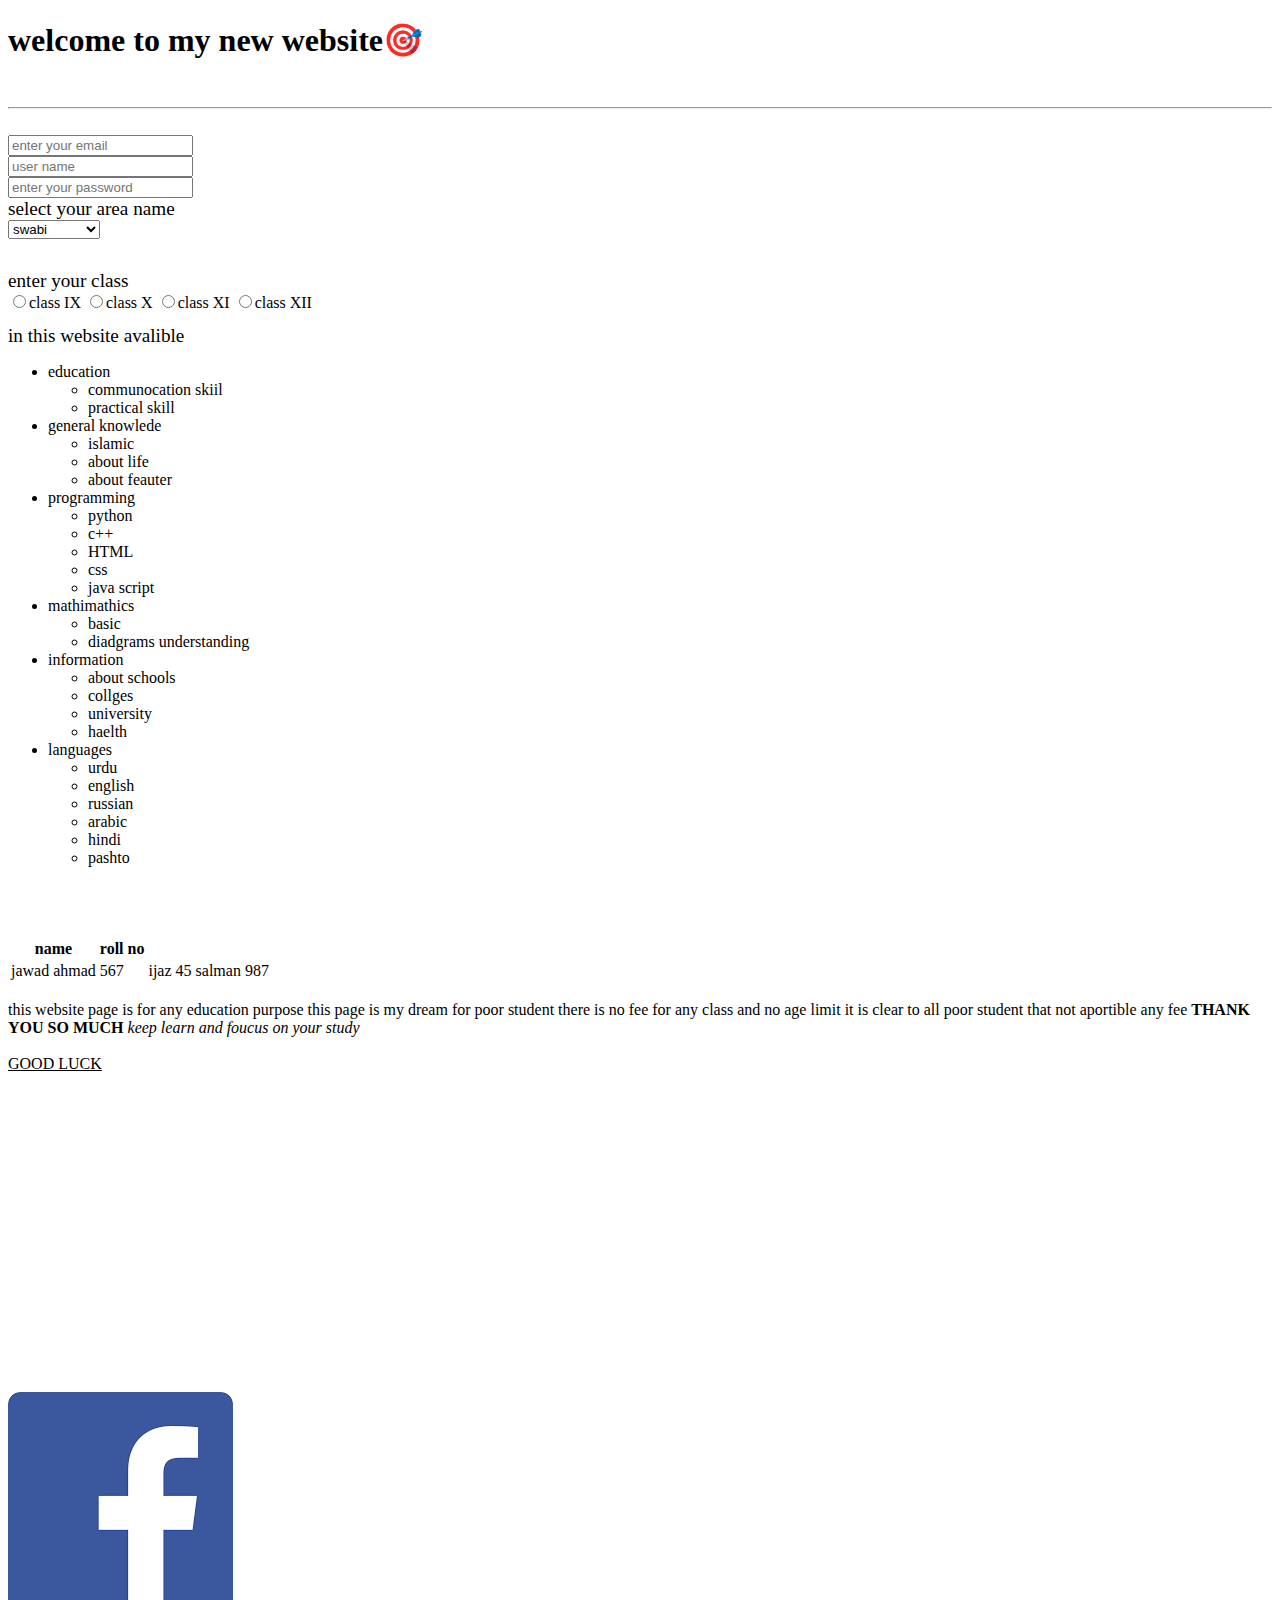
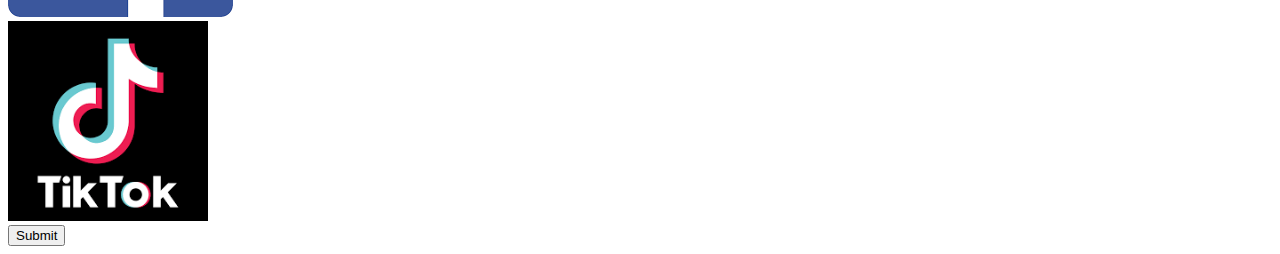
<file: html website/index.html>
<!DOCTYPE html>
<html lang="en">
<head>
    <meta charset="UTF-8">
    <meta name="viewport" content="width=device-width, initial-scale=1.0">
    <title>jawad website</title>
</head>
<body>
    <h1>welcome to my new website🎯</h1>
    <br>
    <hr>
    
    <form action="salman.php">
        <br>
        <input type="text" placeholder="enter your email" name="" id="">
        <br>
        <input type="text" placeholder="user name" name="" id="">
        <br>
        <input type="password" placeholder="enter your password" name="" id="">
        <br
    <pre></pre>
    <big>select your area name</big>
    <br>
    <select name="vallige" id="101">
        <option value="swabi">swabi</option>
        <option value="chinglai">chinglai</option>
        <option value="Ghorgoshto">Ghorgoshto</option>
        <option value="Dagai">Dagai</option>
        <option value="dagar">Dagar</option>
        <option value="Dhandhar">Dhandhar</option>
        <option value="mashol">Mashol</option>
        <option value="kas">kas</option>
    </select>
    <pre></pre>
     <br>
     <big>enter your class</big>
     <br
     <label for="101">
    <input type="radio" value="class IX" name="class" id="101">class IX
    </label>
    <label for="102"> 
    <input type="radio" value="class X" name="class" id="102">class X
    </label>
    <label for="103"> 
    <input type="radio" value="class XI" name="class" id="103">class XI
    </label>
    <label for="104"> 
    <input type="radio" value="class XII" name="class" id="104">class XII
    </label>
    <br>
    <pre></pre>
    <big>in this website avalible </big>
    <br>
    <ul>
        <li>education</li>
        <ul>
            <li>communocation skiil</li>
            <li>practical skill</li>

        </ul>
        <li>general knowlede</li>
        <ul>
            <li>islamic</li>
            <li>about life</li>
            <li>about feauter</li>
        </ul>
        <li>programming</li>
        <ul>
            <li>python</li>
            <li>c++</li>
            <li>HTML</li>
            <li>css</li>
            <li>java script</li>
        </ul>
        <li>mathimathics</li>
        <ul>
            <li>basic</li>
            <li>diadgrams understanding</li>
        </ul>
        <li>information</li>
        <ul>
            <li>about schools</li>
            <li>collges</li>
            <li>university</li>
            <li>haelth</li>

        </ul>
        <li>languages</li>
        <ul>
            <li>urdu</li>
            <li>english</li>
            <li>russian</li>
            <li>arabic</li>
            <li>hindi</li>
            <li>pashto</li>
        </ul>
    </ul> 
    <br>
    <table>
        <tr>
            <th>name</th>
            <th>roll no</th>
        </tr>
        <tr>
            <td>jawad ahmad</td>
            <td>567</td>
            <br>
            <td>ijaz </td>
            <td>45</td>
            <br>
            <td>salman</td>
            <td>987</td>
        </tr>
    </table>
    <br>
    <article>this website page is for any education purpose this page is my dream for poor student there is no fee for any class  and no age limit it is clear to all poor student that not aportible any fee <b>THANK YOU SO MUCH</b> <I>keep learn and foucus on your study</I></article>
    <br>
    <u>GOOD LUCK</u>
    <br>
    <iframe width="560" height="315" src="https://www.youtube.com/embed/CG7I0Xl8Zbw?si=2sLTpgrEYgppgTD6" title="YouTube video player" frameborder="0" allow="accelerometer; autoplay; clipboard-write; encrypted-media; gyroscope; picture-in-picture; web-share" referrerpolicy="strict-origin-when-cross-origin" allowfullscreen></iframe>
    <br>
    
    <a href="https://www.facebook.com/share/15r8AuY7hx/" target="-main"><img src="[data-uri]" alt="" srcset=""></a>
     <br>
     <a href="https://www.tiktok.com/@jawad9396?_t=ZS-8x9yXSfjPyp&_r=1" ><img src="[data-uri]" alt=" " height="200"></a>
     <br>
     <input type="submit" name="submit" id="">
     </form>
</body>
</html>
</file>
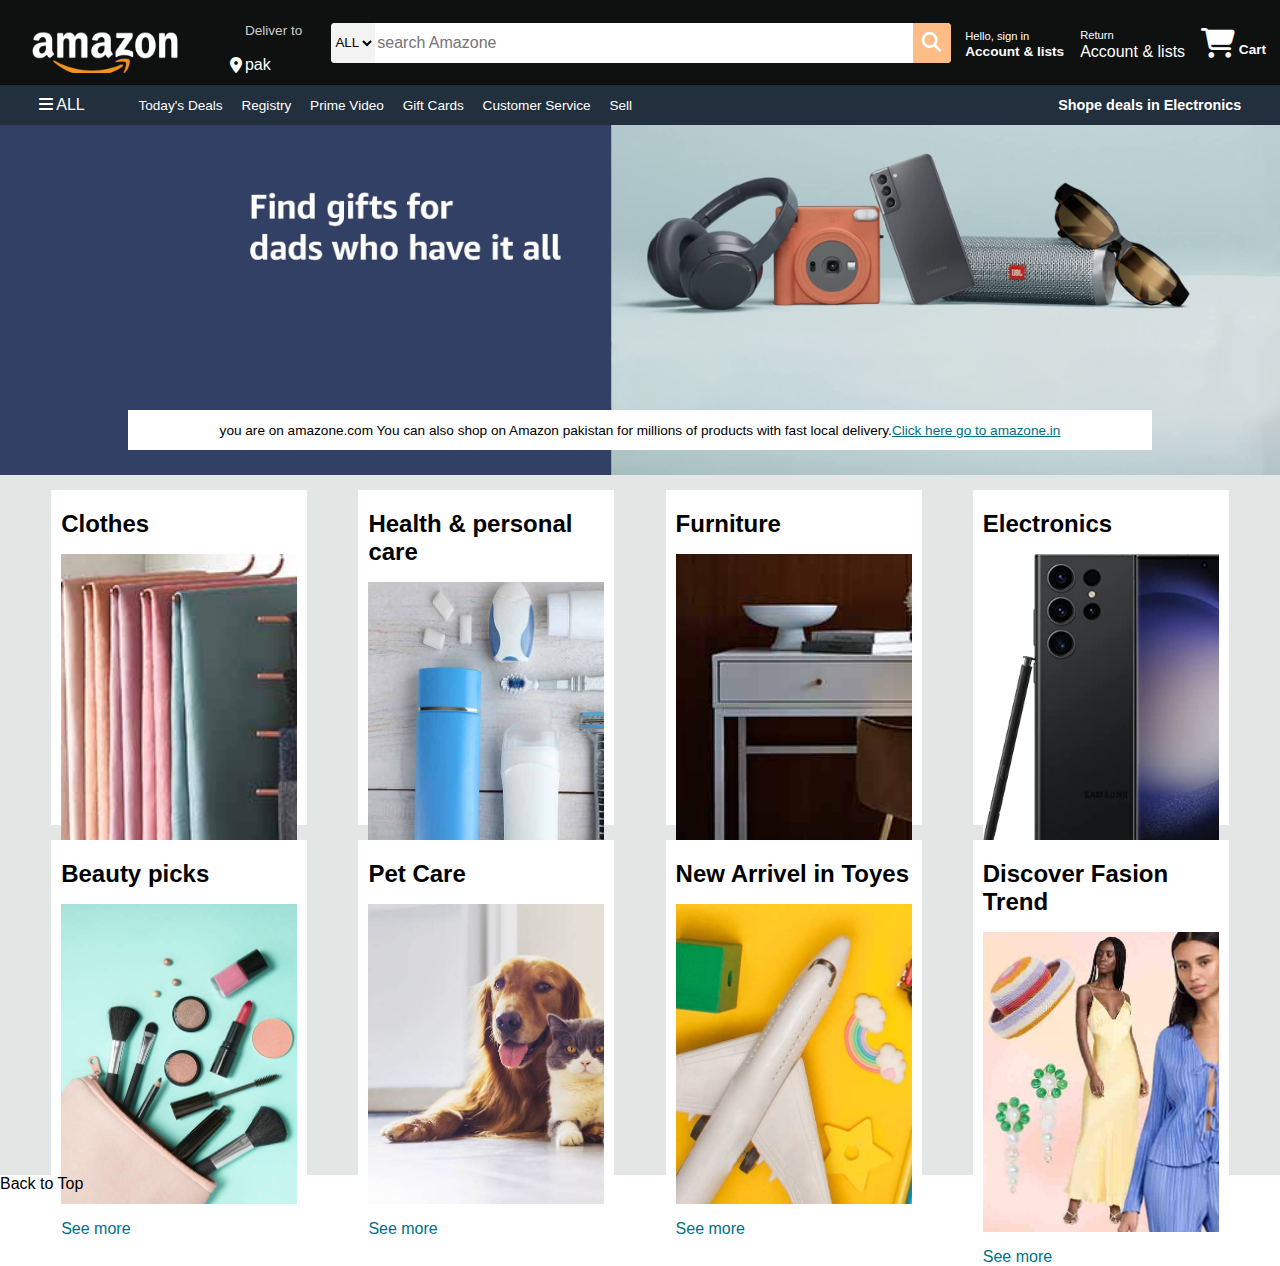
<file: Amazon website/CSS project/index.html>
<!DOCTYPE html>
<html lang="en">
<head>
    <meta charset="UTF-8">
    <meta name="viewport" content="width=device-width, initial-scale=1.0">
    <title>amazone</title>
    <link rel="stylesheet" href="https://cdnjs.cloudflare.com/ajax/libs/font-awesome/6.7.2/css/all.min.css" integrity="sha512-Evv84Mr4kqVGRNSgIGL/F/aIDqQb7xQ2vcrdIwxfjThSH8CSR7PBEakCr51Ck+w+/U6swU2Im1vVX0SVk9ABhg==" crossorigin="anonymous" referrerpolicy="no-referrer" />
    <link rel="stylesheet" href="style.css">
</head>
<body>
   <header>
    <div class="nav-bar">
        <div class="nav-logo border">
        <div class="logo"></div>
        </div>
        <div class="nav-address border">
            <p class="add-first">Deliver to</p>
            <div class="add-icon">
                <i class="fa-solid fa-location-dot"></i>
                <p class="add-second">pak</p>
            </div>
        </div>
        <div class="nav-search">
            <select class="search-select">
                <option>ALL</option>
            </select>
            <input type="text" placeholder="search Amazone" class="search-input">
            <div class="search-icon"> 
            <i class="fa-solid fa-magnifying-glass"></i>
            </div>
        </div>
         <div class="nav-singin border">
    <p><span>Hello, sign in</span></p>
    <p class="nav-second">Account & lists</p>
    </div>
    <div class="nav-return border">
    <p><span>Return</span></p>
    <p class="& Order">Account & lists</p>
    </div>
    <div class="nav-cart border">
        <i class="fa-solid fa-cart-shopping"></i>
        Cart
    </div>
    </div>
    <div class="panel">
        <div class="panel-all">
        <i class="fa-solid fa-bars"></i>
            ALL
        </div>
        <div class="panel-ops">
            <p>Today's Deals</p>
          <p>Registry</p>
            <p>Prime Video</p>
            <p>Gift Cards</p>
             <p>Customer Service</p>
             <p>Sell</p>
        </div>
        <div class="panel-deals">
            <p>Shope deals in Electronics</p>
        </div>
    </div>
     
   </header>
   <div class="hero-section">
    <div class="hero-msg">
        you are on amazone.com You can also shop on Amazon pakistan for millions of products with fast local delivery. <a href=""> Click here go to amazone.in</a></div>
   </div>

   <div class="shop-section">
    <div class="  box">
       <div class="box-content">
          <h2>Clothes</h2>
        <div class="box-img" style="background-image: url(AmazonClone-main/box1_image.jpg);"></div>
            <p>See more</p>
    </div>
       </div>
    <div class=" box">
        <div class="box-content">
          <h2>Health & personal care</h2>
        <div class="box-img" style="background-image: url(AmazonClone-main/box2_image.jpg);"></div>
            <p>See more</p>
    </div>
    </div>
    <div class=" box">
        <div class="box-content">
          <h2> Furniture</h2>
        <div class="box-img" style="background-image: url(AmazonClone-main/box3_image.jpg);"></div>
            <p>See more</p>
    </div>
    </div>
    <div class="box">
        <div class="box-content">
          <h2> Electronics</h2>
        <div class="box-img" style="background-image: url(AmazonClone-main/box4_image.jpg);"></div>
            <p>See more</p>
    </div>
    </div>
   </div>
   <div class="shop-section">
    <div class="  box">
       <div class="box-content">
          <h2>Beauty picks</h2>
        <div class="box-img" style="background-image: url(AmazonClone-main/box5_image.jpg);"></div>
            <p>See more</p>
    </div>
       </div>
    <div class="  box">
        <div class="box-content">
          <h2> Pet Care</h2>
        <div class="box-img" style="background-image: url(AmazonClone-main/box6_image.jpg);"></div>
            <p>See more</p>
    </div>
    </div>
    <div class="box">
        <div class="box-content">
          <h2>New Arrivel in Toyes</h2>
        <div class="box-img" style="background-image: url(AmazonClone-main/box7_image.jpg);"></div>
            <p>See more</p>
    </div>
    </div>
    <div class="box">
        <div class="box-content">
          <h2>Discover Fasion Trend</h2>
        <div class="box-img" style="background-image: url(AmazonClone-main/box8_image.jpg);"></div>
            <p>See more</p>
    </div>
    </div>
   </div>

   
   
 

   <footer>
    <div class="foot-panel1">
        Back to Top
    </div>
   </footer>
</body>
</html>
</file>
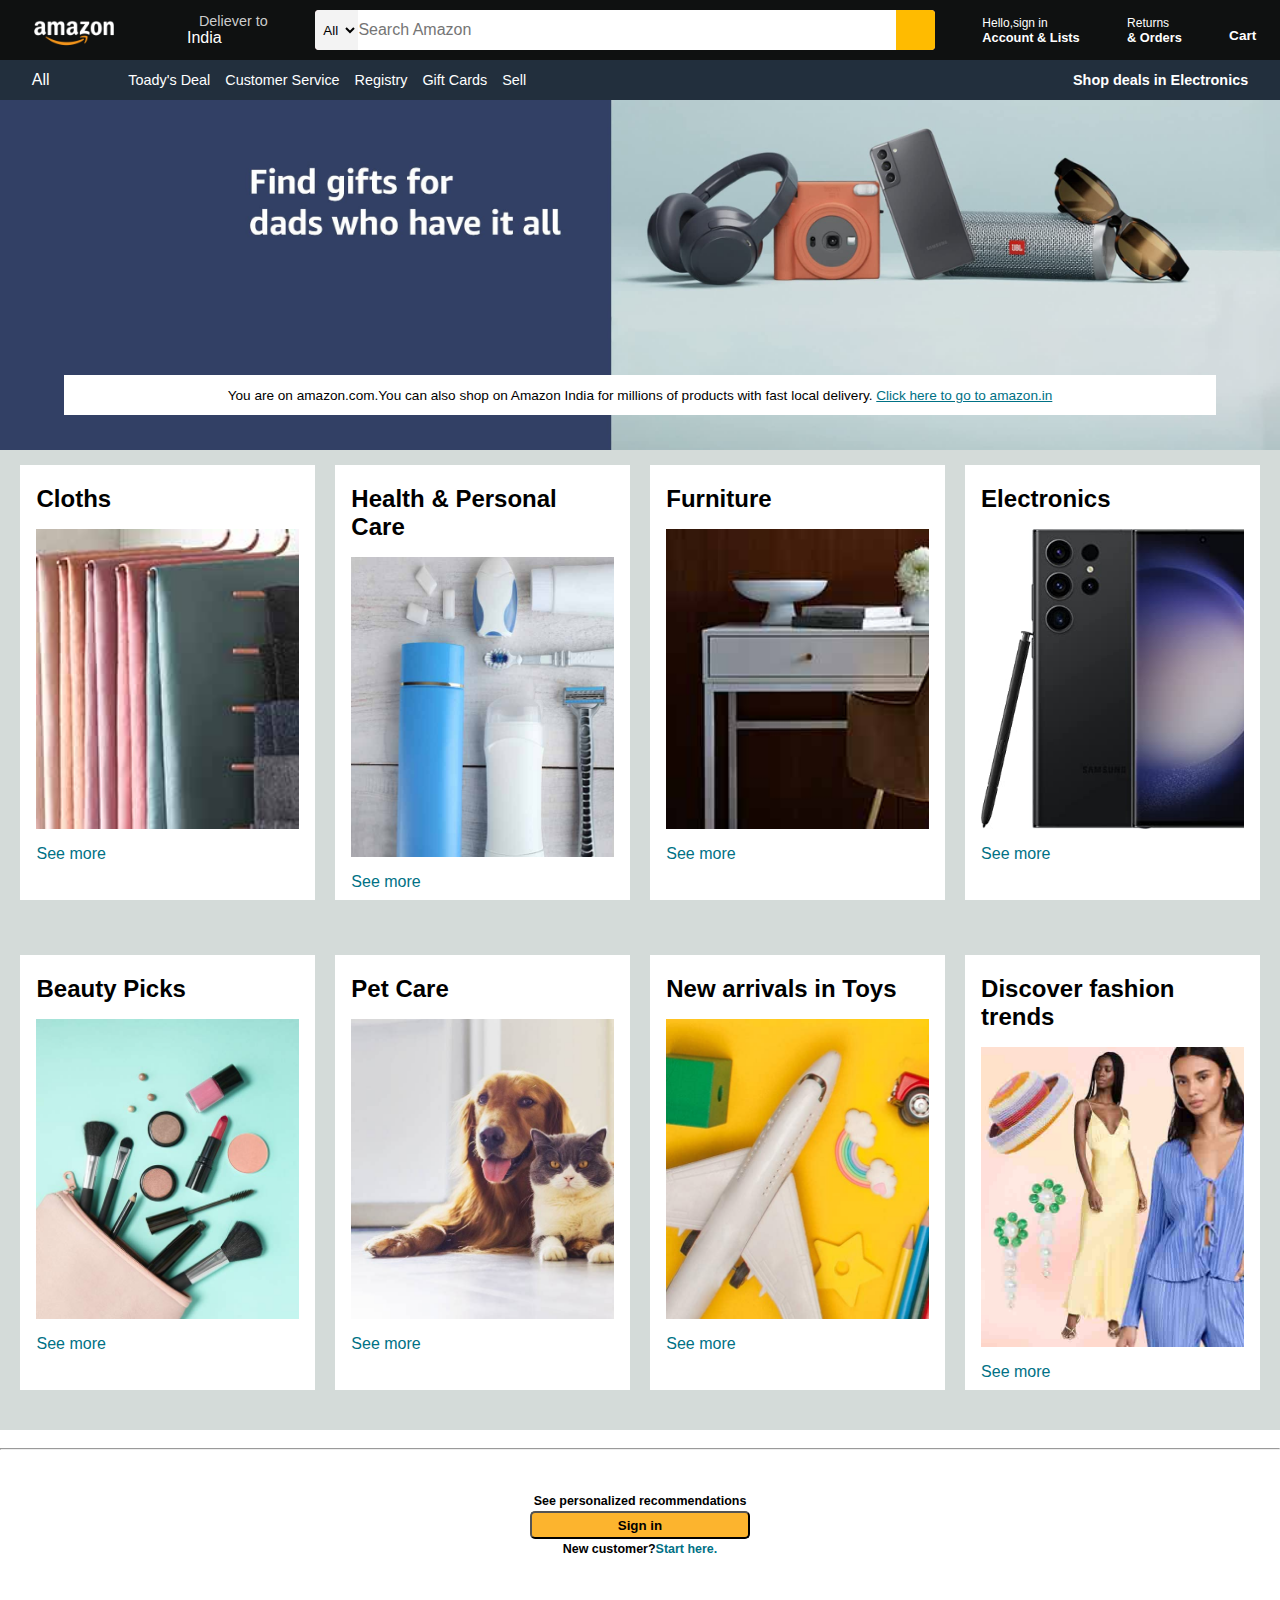
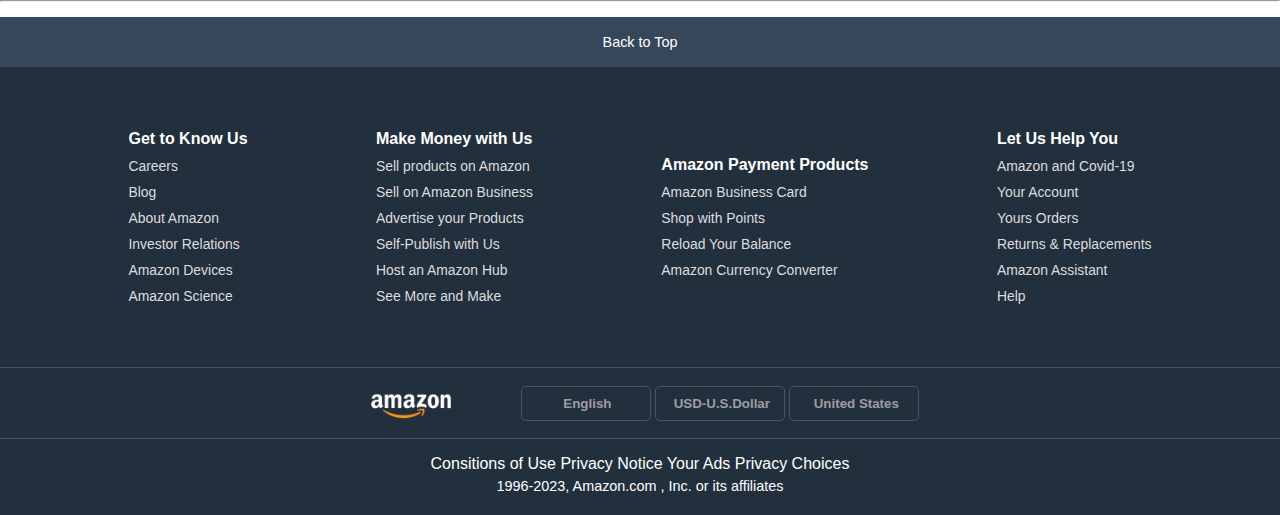
<file: Amazon website/CSS project/AmazonClone-main/amazon.html>
<!DOCTYPE html>
<html lang="en">
<head>
    <meta charset="UTF-8">
    <meta name="viewport" content="width=device-width, initial-scale=1.0">
    <title>AmazonClone</title>
    <link rel="stylesheet" href="https://cdnjs.cloudflare.com/ajax/libs/font-awesome/6.4.0/css/all.min.css" integrity="sha512-iecdLmaskl7CVkqkXNQ/ZH/XLlvWZOJyj7Yy7tcenmpD1ypASozpmT/E0iPtmFIB46ZmdtAc9eNBvH0H/ZpiBw==" crossorigin="anonymous" referrerpolicy="no-referrer" />
    <link rel="stylesheet" href="amazon.css">
</head>
<body>
    <header>
    <div class="navbar">
        <div class="nav-logo">
            <div class="logo"></div>
        </div>

        <div class="nav-address">
            <p class="add-first">Deliever to</p>
            <div class="add-icon">
                <i class="fa-solid fa-location-dot"></i>
                <p class="add-second">India</p>
            </div>
        </div>

        <div class="nav-search">
            <select class="search-select">
                <option>All</option>
            </select>
            <input placeholder="Search Amazon"class="search-input">
            <div class="search-icon">
                <i class="fa-solid fa-magnifying-glass"></i>
            </div>
        </div>

        <div class="nav-signin">
            <p class="nav-first">Hello,sign in</p>
            <p class="nav-second">Account & Lists</p>
        </div>

        <div class="nav-return">
            <p class="nav-first">Returns</p>
            <p class="nav-second">& Orders</p>
        </div>

        <div class="nav-cart">
            <i class="fa-solid fa-cart-shopping"></i>
            Cart
        </div>
    </div>

    <div class="panel">
        <div class="panel-all">
            <i class="fa-solid fa-bars"></i>
            All
        </div>
        <div class="panel-options">
            <p>Toady's Deal</p>
            <p>Customer Service</p>
            <p>Registry</p>
            <p>Gift Cards</p>
            <p>Sell</p>
        </div>
        <div class="panel-deals">
            Shop deals in Electronics
        </div>
    </div>
</header>

<div class="hero-section">
    <div class="hero-message">
        <p>You are on amazon.com.You can also shop on Amazon India for millions of products with fast local delivery.
            <a>Click here to go to amazon.in</a>
        </p>
    </div>
</div>

<div class="shop-section">
    <div class="box1 box">
        <div class="box-content">
        <h2>Cloths</h2>
        <div class="box-image" style="background-image: url('box1_image.jpg');"></div>
        <p>See more</p>
        </div>
    </div>
    <div class="box2 box"><div class="box-content">
        <h2>Health & Personal Care</h2>
        <div class="box-image" style="background-image: url('box2_image.jpg');"></div>
        <p>See more</p>
        </div></div>
    <div class="box3 box"><div class="box-content">
        <h2>Furniture</h2>
        <div class="box-image" style="background-image: url('box3_image.jpg');"></div>
        <p>See more</p>
        </div></div>
    <div class="box4 box"><div class="box-content">
        <h2>Electronics</h2>
        <div class="box-image" style="background-image: url('box4_image.jpg');"></div>
        <p>See more</p>
        </div></div>
    <div class="box4 box"><div class="box-content">
        <h2>Beauty Picks</h2>
        <div class="box-image" style="background-image: url('box5_image.jpg');"></div>
        <p>See more</p>
        </div></div>
    <div class="box4 box"><div class="box-content">
        <h2>Pet Care</h2>
        <div class="box-image" style="background-image: url('box6_image.jpg');"></div>
        <p>See more</p>
        </div></div> 
    <div class="box4 box"><div class="box-content">
        <h2>New arrivals in Toys</h2>
        <div class="box-image" style="background-image: url('box7_image.jpg');"></div>
        <p>See more</p>
        </div></div>
    <div class="box4 box"><div class="box-content">
        <h2>Discover fashion trends</h2>
        <div class="box-image" style="background-image: url('box8_image.jpg');"></div>
        <p>See more</p>
        </div></div>   
</div>
<br><hr>
<div class="sign-in">
    <p>See personalized recommendations</p>
    <button>Sign in</button>
    <p class ="customer">New customer?<a>Start here.</a></p>
</div>
<hr>


<footer>
    <div class="foot-panel1">Back to Top</div>
    <div class="foot-panel2">
        <ul>
            <p>Get to Know Us</p>
            <a>Careers</a>
            <a>Blog</a>
            <a>About Amazon</a>
            <a>Investor Relations</a>
            <a>Amazon Devices</a>
            <a>Amazon Science</a>
        </ul>
        <ul>
            <p>Make Money with Us</p>
            <a>Sell products on Amazon</a>
            <a>Sell on Amazon Business</a>
            <a>Advertise your Products</a>
            <a>Self-Publish with Us</a>
            <a>Host an Amazon Hub</a>
            <a>See More and Make</a>
        </ul>
        <ul>
            <p>Amazon Payment Products</p>
            <a>Amazon Business Card</a>
            <a>Shop with Points</a>
            <a>Reload Your Balance</a>
            <a>Amazon Currency Converter</a>
        </ul>
        <ul>
            <p>Let Us Help You</p>
            <a>Amazon and Covid-19</a>
            <a>Your Account</a>
            <a>Yours Orders</a>
            <a>Returns & Replacements</a>
            <a>Amazon Assistant</a>
            <a>Help</a>
        </ul>
    </div>
    <div class="foot-panel3">
        <div class="logo"></div>
        <div class="details">
            <button><i class="fa-solid fa-comment"></i>&#160;English</button>
            <button><i class="fa-solid fa-dollar-sign"></i>&#160;USD-U.S.Dollar</button>
            <button><i class="fa-brands fa-font-awesome"></i>&#160;United States</button>
        </div>
    </div>
    <div class="foot-panel4">
        <div class="pages">
            <a>Consitions of Use</a>
            <a>Privacy Notice</a>
            <a>Your Ads Privacy Choices</a>
        </div>
        <div class="copyright"><i class="fa-solid fa-copyright"></i>1996-2023, Amazon.com , Inc. or its affiliates</div>
    </div>
</footer>
</body>
</html>
</file>
<file: Amazon website/CSS project/style.css>
*{
    margin: 0;
    font-family: Arial, Helvetica, sans-serif;
    border: border-box;
     
}
.nav-bar{
    height: 85px;
    background-color: #0f1111;
    color: white;
    display: flex;
    align-items: center;
    justify-content: space-evenly;
}
/* amzone logo */
.nav-logo{
     height: 80px;
     width: 200px;
      
}
.logo{
   background-image: url(AmazonClone-main/amazon_logo.png);
   background-size: 91%;
   display: flex;
   width: 100%;
   height: 70px;
}

/* border for hoverig lighting/ blinking */
.border{
    border: 2px solid transparent;
}
.border:hover{
    border: 1.5px solid white;
}
/* box-2 */
.add-first{
    color: #cccccc;
    font-size: 0.85rem;
    margin: 15px;
}
.add-second{
    font-size: 1rem;
    margin: 3px;
}
.add-icon{
    display: flex;
    align-items: center;
}
/*box 3 for search option */
.nav-search{
    display: flex;
    background-color: pink;
    justify-content: space-evenly;
    width: 620px;
    height: 40px;
    border-radius: 4px;
}

.search-select{
    background-color: #f3f3f3;
    width: 50px;
    text-align: center;
    border-top-left-radius:4px;
    border-bottom-left-radius:4px;
    border: none;
}
.nav-search:hover{
    border: 2px solid orange;
}
.search-input{
    width: 100%;
    font-size: 1rem;
    border: none;
}
.search-icon{
    width: 45px;
    display: flex; 
    justify-content: center;
    align-items: center;
    font-size: 1.2rem;
    background-color: #febd86;
    border-top-right-radius:4px;
    border-bottom-right-radius:4px;    
}
/* box 4 */
span{
    font-size: 0.7rem;
}
.nav-second{
    font-size: 0.85rem;
    font-weight: 700;
}
/* box 6 */
.nav-cart i{
    font-size: 30px;
}
.nav-cart{
    font-size: 0.85rem;
    font-weight: 700;
}
/* panel */
.panel{
    height: 40px;
    background-color: #222f3d;
    display: flex;
    color: white;
    align-items: center;
    justify-content: space-evenly;
}
.panel-ops p{
      display: inline;
      margin-left:15px ;
}
.panel-ops{
    width: 70%;
    font-size: 0.85rem;
}
.panel-deals{
    font-size: 0.9rem;
    font-weight: 700;
}
/* hero-section */
.hero-section{
    background-image:  url(AmazonClone-main/hero_image.jpg);
    background-size: cover;
    height: 350px;
    display: flex;
    justify-content: center;
    align-items: flex-end;
     
}
.hero-msg{
    background-color: white;
    color: black;
    height: 40px;
    display: flex;
    justify-content: center;
    align-items: center;
    font-size: 0.85rem;
    width: 80%;
    margin-bottom: 25px;
}
.hero-msg a {
    color: #007185;
}

/* shop section */
.shop-section{
    display: flex;
    flex-wrap: wrap;
    justify-content: space-evenly;
    background-color: #e2e7e6;
}
.box{
    height: 300px;
    /* border: 2px solid black; */
    width: 20%;
    background-color: white;
    padding: 20px 0px 15px ;
    margin-top: 15px;
}

.box-img{
    height: 300px;
    background-size:cover;
    margin-bottom: 1rem;
    margin-top: 1rem;
}

.box-content{
    margin-left: 10px;
    margin-right: 10px;
}

.box-content p{
     color: #007185;
}

/* FOOTER STYLE */

 /* .foot-panel1{
    height: 50px;
    background-color: #37475a;
    color: white;
 } */
</file>
<file: Amazon website/CSS project/AmazonClone-main/amazon.css>
*{
    margin:0px;
    padding:0px;
    font-family: Arial, Helvetica, sans-serif;
    border:border-box;
}
.navbar{
    display: flex;
    align-items: center;
    justify-content: space-around;
    height:60px;
    background-color: #0f1111;
    color: white;
}
.nav-logo{
    height: 50px;
    width: 113px;
}
.logo{
    background-image: url('amazon_logo.png');
    height: 50px;
    width: 100%;
    background-size: cover;
}
.nav-logo:hover{
    border:2px solid white;
    border-radius: 4px;
}
/* box2 */
.add-icon{
    display: flex;
    align-items: center;
}
.add-first{
    color:#cccccc;
    font-size: 0.9rem;
    padding-left: 15px;
}
.add-second{
    font-size: 1rem;
    padding-left: 3px;
}
.nav-address:hover{
    border:2px solid white;
    border-radius: 4px;
    cursor: pointer;
}
/* box3 */
.nav-search{
    display: flex;
    background-color: pink;
    height: 40px;
    width: 620px;
    border-radius: 4px;
}
.search-select{
    background-color: #f3f3f3;
    border-top-left-radius: 4px;
    border-bottom-left-radius: 4px;
    width:50px;
    border: none;
    text-align: center;
}
.nav-search:hover{
    border: 2px solid orange;
}
.search-input{
    width: 100%;
    font-size: 1rem;
    border: none;
}
.search-icon{
    width: 45px;
    display: flex;
    justify-content: center;
    align-items: center;
    font-size: 1.2rem;
    background-color: rgb(255, 187, 0);
    color: #0f1111;
    border-top-right-radius: 4px;
    border-bottom-right-radius: 4px;

}
/* box4 */
.nav-first{
    font-size: 0.75rem;
}
.nav-second{
    font-size: 0.8rem;
    font-weight: 700;
}
.nav-signin:hover,.nav-return:hover{
    border:2px solid white;
    border-radius: 4px;
    cursor: pointer;
}
/* box5 */
.nav-cart i {
    font-size: 30px;
}
.nav-cart{
    font-size: 0.85rem;
    font-weight: 700;
}
.nav-cart:hover{
    border:2px solid white;
    border-radius: 4px;
    cursor: pointer;
}
/* panel */
.panel{
    height:40px;
    background-color: #222f3d;
    display: flex;
    color: white;
    align-items: center;
    justify-content: space-around;
}
.panel-options{
    display: flex;
    width: 70%;
    font-size: 0.9rem;
}
.panel-options p{
    margin-left:15px;
    cursor: context-menu;
}
.panel-options p:hover{
    text-decoration: underline;
}
.panel-deals{
    font-size: 0.9rem;
    font-weight: 700;
}
/* hero-section */
.hero-section{
    background-image: url(hero_image.jpg);
    height:350px;
    background-size: cover;
    display: flex;
    justify-content: center;
    align-items: flex-end;
}
.hero-message{
    height: 40px;
    width: 90%;
    background-color: white;
    color: black;
    display: flex;
    justify-content: center;
    align-items: center;
    font-size: 0.85rem;
    position: relative;
    bottom:35px;
}
.hero-message a{
    color:#007185;
    cursor: pointer;
    text-decoration: underline;
}
/* shop-section */
.shop-section{
    height:980px;
    display: flex;
    flex-wrap: wrap;
    justify-content: space-evenly;
    background-color: #d4dbd9;
}
.box{
    height:400px;
    width: 23%;
    /* border: 2px solid black; */
    background-color: white;
    padding:20px 0px 15px;
    margin-top: 15px;
}
.box-image{
    margin-top:1rem;
    margin-bottom: 1rem;
    height:300px;
    background-size: cover;
}
.box-content{
    margin-left: 1rem;
    margin-right: 1rem;
}
.box-content h2{
    margin-bottom: 6px;
}
.box-content p{
    color: #007185;
    cursor: context-menu;
}
.box-content p:hover{
    text-decoration: underline;
}
/* sign-in */
.sign-in{
    height:150px;
    /* background-color: pink; */
    display: flex;
    justify-content: center;
    align-items: center;
    flex-direction: column;
}


.sign-in p{
    font-size: 0.78rem;
    font-weight: 600;
}
button{
    margin-top: 3px;
    height:28px;
    width: 220px;
    font-weight: 700;
    background-color: rgb(252, 180, 46);
    border-radius: 5px;
    margin-bottom: 3px;
}
button:hover{
    background-color: orange;
    cursor: pointer;
}

.sign-in a{
    color: #007185;
    cursor: context-menu;
}
.sign-in a:hover{
    text-decoration: underline;
}
/* footer */
footer{
    margin-top: 15px;
}
.foot-panel1{
    background-color: #37475a;
    color: white;
    height: 50px;
    display: flex;
    justify-content: center;
    align-items: center;
    font-size: 0.9rem;
}
.foot-panel2{
    background-color: #222f3d;
    color: white;
    height:300px;
    display: flex;
    justify-content: space-evenly;
    align-items: center;
}
ul p{
    font-weight: 700;
}
ul a{
    display: block;
    font-size: 0.87rem;
    margin-top: 10px;
    color:#dddddd;
}
.foot-panel3{
    height: 70px;
    background-color: #222f3d;
    color: white;
    border-top: 0.1px solid rgb(165, 162, 162,0.3);
    display: flex;
    justify-content: center;
    align-items: center;
}
.logo{
    background-image: url("amazon_logo.png");
    background-size: cover;
    height: 50px;
    width: 100px;
}

.details{
    margin-left: 60px;
}
.details button{
    height:35px;
    width:130px;
    background-color: #222f3d;
    color: rgb(241,232,232,0.6);
    border: 1px solid rgb(241, 232, 232,0.2);
}
.details button:hover{
    background-color: white;
    color:#222f3d;
    cursor: pointer;
}
/* panel4 */
.foot-panel4{
    border-top: 0.1px solid rgb(165, 162, 162,0.3);
    background-color: #222f3d;
    color: white;
    height: 76px;
}
.pages{
    font-size: 1rem;
    text-align: center;
    padding-top: 16px;
}
.copyright{
    font-size: 0.9rem;
    text-align: center;
    margin-top: 5px;
}
</file>
